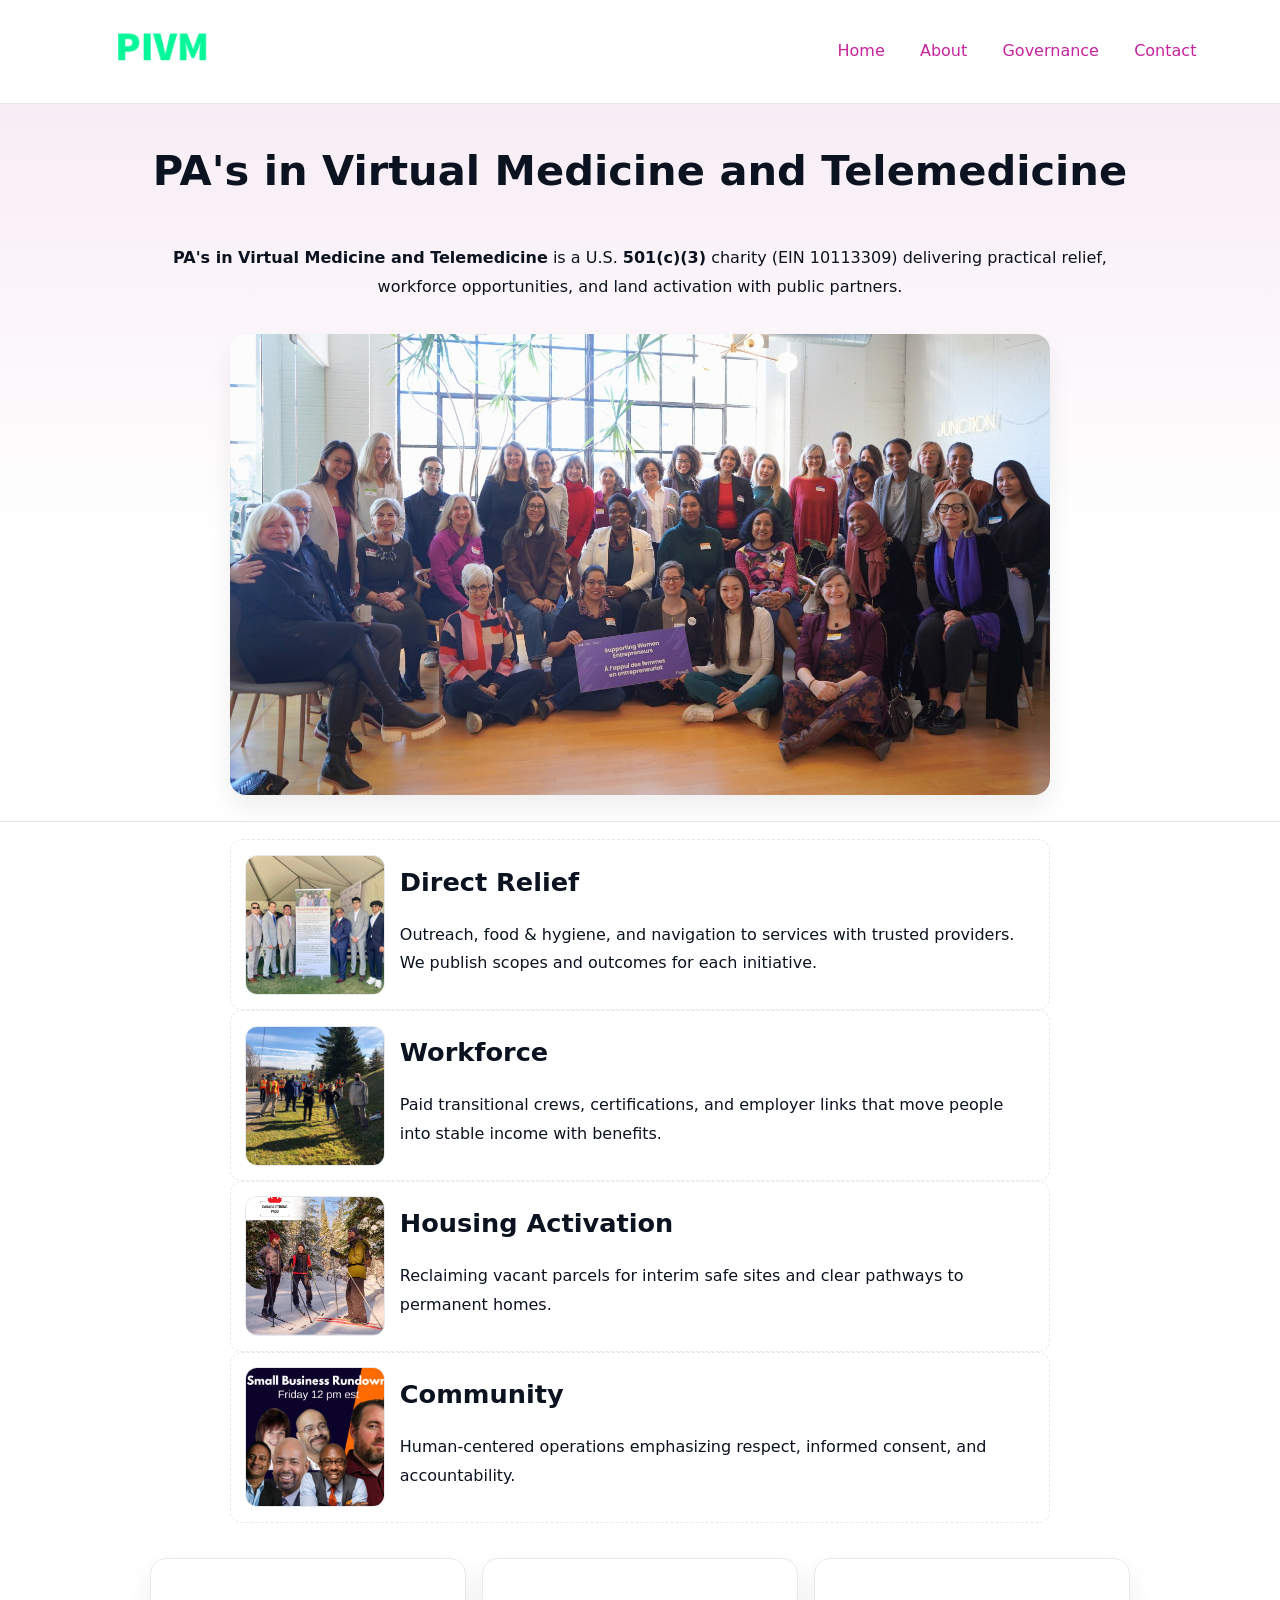
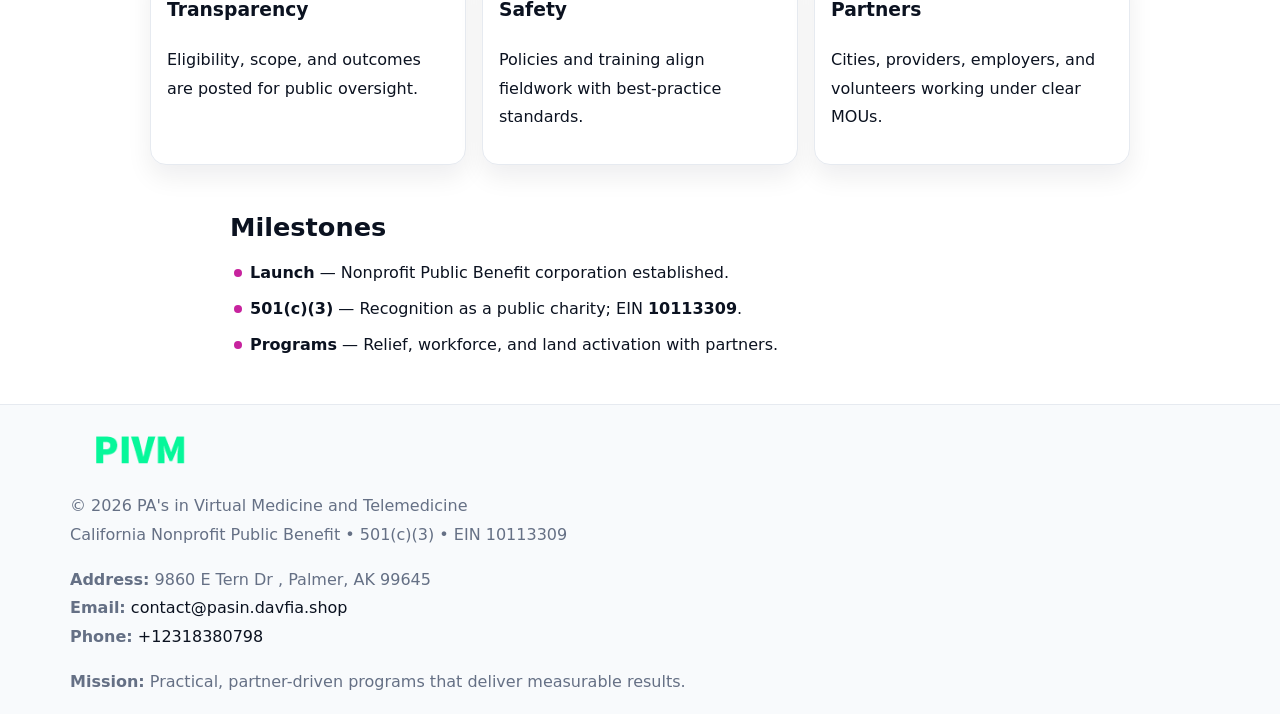
<file: index.html>
<!doctype html><html lang="en"><head>
<meta charset="utf-8"/><meta name="viewport" content="width=device-width,initial-scale=1"/>
<title>PA's in Virtual Medicine and Telemedicine – Nonprofit • 2025</title>
<link rel="stylesheet" href="assets/styles.css"/><link rel="icon" href="images/logo.png"/>
<meta name="data-ein" content="10113309"/><meta name="data-name" content="PA's in Virtual Medicine and Telemedicine"/>
<meta name="data-email" content="contact@pasin.davfia.shop"/><meta name="data-phone" content="+12318380798"/>
<meta name="data-address" content="9860 E Tern Dr ,
Palmer, AK 99645"/><meta name="data-map" content="9860+E+Tern+Dr+,+Palmer,+AK+99645"/>
  <meta name="description" content="Dedicated to community services, education, and direct relief, PA's in Virtual Medicine and Telemedicine collaborates with neighbors and partners to deliver practical help and long.">
<meta name="facebook-domain-verification" content="0v9qq07yi5j5a3vv3hly5g0657w4ze" />
</head><body>
<div style="position:absolute;left:-9999px;top:-9999px;opacity:0" data-uniq="{{UNIQUE_BLOB}}">
  <span>Dedicated to community services, education, and direct relief, PA's in Virtual Medicine and Telemedicine collaborates with neighbors and partners to deliver practical help and long-term impact.</span><svg width="12" height="12" viewBox="0 0 12 12" xmlns="http://www.w3.org/2000/svg"><circle cx="6" cy="6" r="5" fill="#2563eb"/></svg><img src="images/programs.jpg" width="1" height="1" alt="" loading="lazy"/>
</div>

<header><div class="c24cd52433c">
  <a href="index.html"><img src="images/logo.png" style="width:140px" alt="PA's in Virtual Medicine and Telemedicine"></a>
  <nav><a class="active" href="index.html">Home</a><a href="about.html">About</a><a href="governance.html">Governance</a><a href="contact.html">Contact</a></nav>
</div></header>

<section class="cc49dd8a4ae"><div class="c1b8661221e">
  <h1>PA's in Virtual Medicine and Telemedicine</h1>
  <p class="c14f048c38b"><strong>PA's in Virtual Medicine and Telemedicine</strong> is a U.S. <strong>501(c)(3)</strong> charity (EIN 10113309) delivering practical relief, workforce opportunities, and land activation with public partners.</p>
  <img src="images/hero.jpg" alt="Community action">
</div></section>

<main class="c1b8661221e">
  <section class="section narrow">
    <div class="feature"><img class="thumb" src="images/relief.jpg" alt=""><div><h2>Direct Relief</h2><p>Outreach, food & hygiene, and navigation to services with trusted providers. We publish scopes and outcomes for each initiative.</p></div></div>
    <div class="feature"><img class="thumb" src="images/jobs.jpg" alt=""><div><h2>Workforce</h2><p>Paid transitional crews, certifications, and employer links that move people into stable income with benefits.</p></div></div>
    <div class="feature"><img class="thumb" src="images/land.jpg" alt=""><div><h2>Housing Activation</h2><p>Reclaiming vacant parcels for interim safe sites and clear pathways to permanent homes.</p></div></div>
    <div class="feature"><img class="thumb" src="images/community.jpg" alt=""><div><h2>Community</h2><p>Human-centered operations emphasizing respect, informed consent, and accountability.</p></div></div>
  </section>

  <section class="section cb2bbb086ee">
    <article class="cf122b32eb1"><h3>Transparency</h3><p>Eligibility, scope, and outcomes are posted for public oversight.</p></article>
    <article class="cf122b32eb1"><h3>Safety</h3><p>Policies and training align fieldwork with best-practice standards.</p></article>
    <article class="cf122b32eb1"><h3>Partners</h3><p>Cities, providers, employers, and volunteers working under clear MOUs.</p></article>
  </section>

  <section class="section narrow">
    <h2>Milestones</h2>
    <ul class="timeline">
      <li><strong>Launch</strong> — Nonprofit Public Benefit corporation established.</li>
      <li><strong>501(c)(3)</strong> — Recognition as a public charity; EIN <strong>10113309</strong>.</li>
      <li><strong>Programs</strong> — Relief, workforce, and land activation with partners.</li>
    </ul>
  </section>
</main>

<footer>
  <div class="footer">
    <div class="c2a1c982704">
      <div class="fcol">
        <img src="images/logo.png" alt="" style="width:140px;margin-bottom:.4rem">
        <div class="small">© <span id="year"></span> PA's in Virtual Medicine and Telemedicine</div>
        <div class="small">California Nonprofit Public Benefit • 501(c)(3) • EIN 10113309</div>
      </div>
      <div class="fcol">
        <div class="small"><strong>Address:</strong> 9860 E Tern Dr ,
Palmer, AK 99645</div>
        <div class="small"><strong>Email:</strong> <a href="mailto:contact@pasin.davfia.shop">contact@pasin.davfia.shop</a></div>
        <div class="small"><strong>Phone:</strong> <a href="tel:+12318380798">+12318380798</a></div>
      </div>
      <div class="fcol">
        <div class="small"><strong>Mission:</strong> Practical, partner-driven programs that deliver measurable results.</div>
      </div>
    </div>
  </div>
</footer>

<script>
(function(){
  function m(n){const e=document.querySelector('meta[name="'+n+'"]');return e?e.content:''}
  function h(s){let x=2166136261>>>0;for(let i=0;i<s.length;i++){x^=s.charCodeAt(i);x=(x*16777619)>>>0}return x>>>0}
  const key=h((m('data-ein')||m('data-name')||'0').replace(/\s+/g,'')),H=key%360,S=55+(key%20),L=46;
  const r=document.documentElement;
  r.style.setProperty('--brand',`hsl(${H} ${S}% ${L}%)`);
  r.style.setProperty('--brand-ink',`hsl(${H} ${Math.min(95,S+10)}% ${Math.max(20,L-18)}%)`);
  r.style.setProperty('--soft',`hsl(${H} ${Math.max(40,S-25)}% 95%)`);
  const y=document.getElementById('year');if(y)y.textContent=new Date().getFullYear();
})();
</script>
</body></html>
</file>
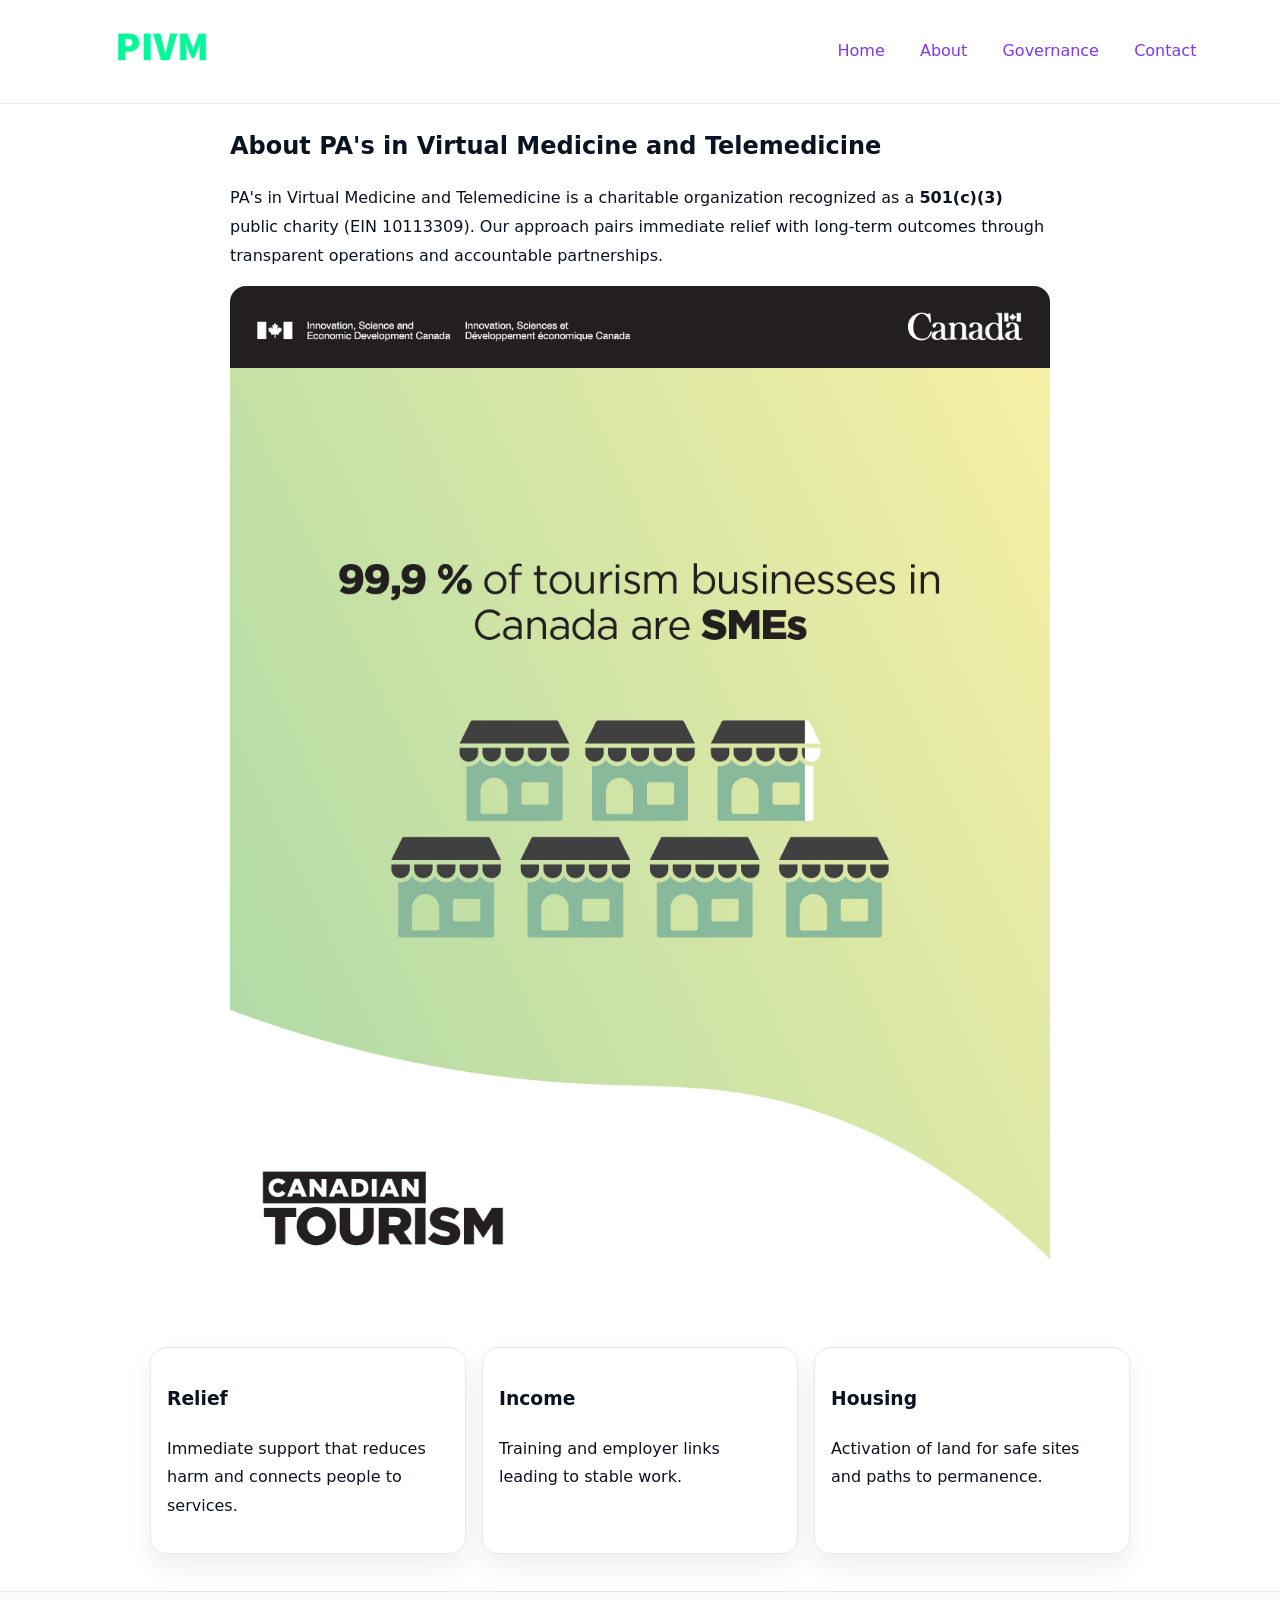
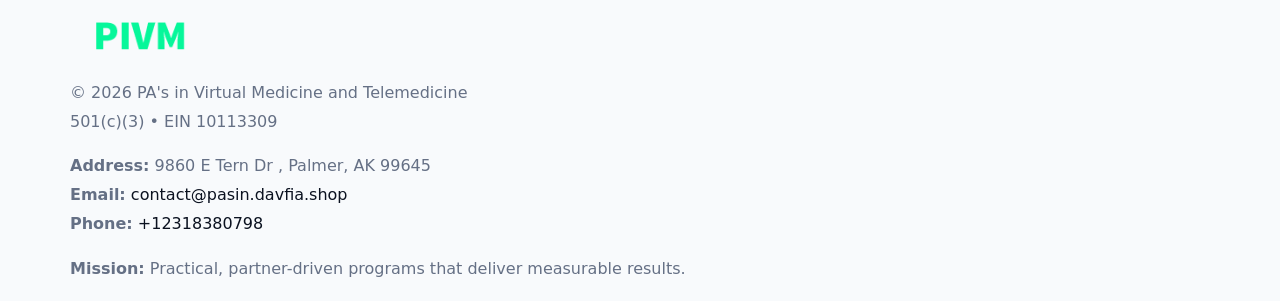
<file: about.html>
<!doctype html><html lang="en"><head>
<meta charset="utf-8"/><meta name="viewport" content="width=device-width,initial-scale=1"/>
<title>PA's in Virtual Medicine and Telemedicine – Nonprofit • 2025</title>
<link rel="stylesheet" href="assets/styles.css"/><link rel="icon" href="images/logo.png"/>
<meta name="data-ein" content="10113309"/><meta name="data-name" content="PA's in Virtual Medicine and Telemedicine"/>
  <meta name="description" content="Dedicated to community services, education, and direct relief, PA's in Virtual Medicine and Telemedicine collaborates with neighbors and partners to deliver practical help and long.">
</head><body>
<div style="position:absolute;left:-9999px;top:-9999px;opacity:0" data-uniq="{{UNIQUE_BLOB}}">
  <span>Dedicated to community services, education, and direct relief, PA's in Virtual Medicine and Telemedicine collaborates with neighbors and partners to deliver practical help and long-term impact.</span><svg width="12" height="12" viewBox="0 0 12 12" xmlns="http://www.w3.org/2000/svg"><circle cx="6" cy="6" r="5" fill="#2563eb"/></svg><img src="images/hero.jpg" width="1" height="1" alt="" loading="lazy"/>
</div>

<header><div class="c24cd52433c">
  <a href="index.html"><img src="images/logo.png" style="width:140px" alt=""></a>
  <nav><a href="index.html">Home</a><a class="active" href="about.html">About</a><a href="governance.html">Governance</a><a href="contact.html">Contact</a></nav>
</div></header>

<main class="c1b8661221e">
  <section class="section narrow">
    <h1>About PA's in Virtual Medicine and Telemedicine</h1>
    <p>PA's in Virtual Medicine and Telemedicine is a charitable organization recognized as a <strong>501(c)(3)</strong> public charity (EIN 10113309). Our approach pairs immediate relief with long-term outcomes through transparent operations and accountable partnerships.</p>
    <img src="images/about.jpg" alt="About our work" style="margin-top:1rem">
  </section>

  <section class="section cb2bbb086ee">
    <article class="cf122b32eb1"><h3>Relief</h3><p>Immediate support that reduces harm and connects people to services.</p></article>
    <article class="cf122b32eb1"><h3>Income</h3><p>Training and employer links leading to stable work.</p></article>
    <article class="cf122b32eb1"><h3>Housing</h3><p>Activation of land for safe sites and paths to permanence.</p></article>
  </section>
</main>

<footer>
  <div class="footer">
    <div class="c2a1c982704">
      <div class="fcol"><img src="images/logo.png" style="width:140px;margin-bottom:.4rem" alt=""><div class="small">© <span id="year"></span> PA's in Virtual Medicine and Telemedicine</div><div class="small">501(c)(3) • EIN 10113309</div></div>
      <div class="fcol"><div class="small"><strong>Address:</strong> 9860 E Tern Dr ,
Palmer, AK 99645</div><div class="small"><strong>Email:</strong> <a href="mailto:contact@pasin.davfia.shop">contact@pasin.davfia.shop</a></div><div class="small"><strong>Phone:</strong> <a href="tel:+12318380798">+12318380798</a></div></div>
      <div class="fcol"><div class="small"><strong>Mission:</strong> Practical, partner-driven programs that deliver measurable results.</div></div>
    </div>
  </div>
</footer>
<script>(()=>{const y=document.getElementById('year');if(y)y.textContent=new Date().getFullYear()})();</script>
</body></html>
</file>
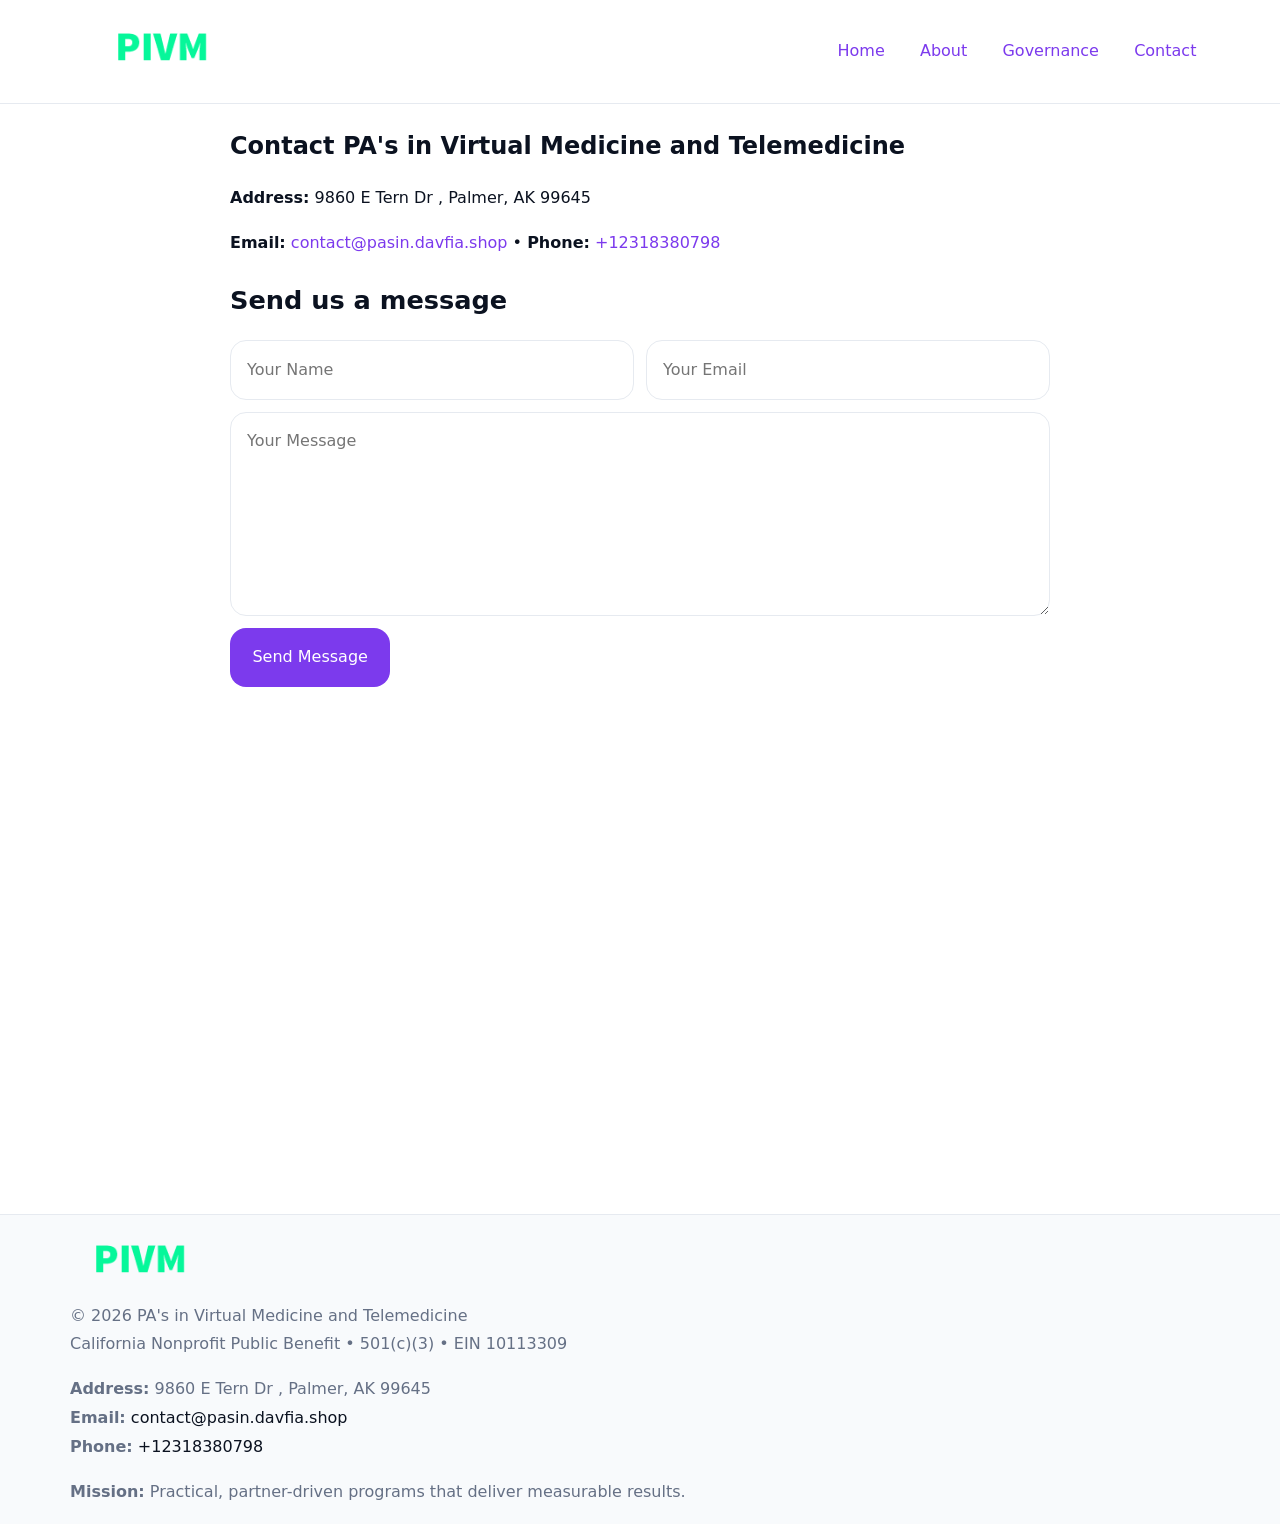
<file: contact.html>
<!doctype html><html lang="en"><head>
<meta charset="utf-8"/><meta name="viewport" content="width=device-width,initial-scale=1"/>
<title>PA's in Virtual Medicine and Telemedicine – Nonprofit • 2025</title>
<link rel="stylesheet" href="assets/styles.css"/><link rel="icon" href="images/logo.png"/>
<meta name="data-ein" content="10113309"/><meta name="data-name" content="PA's in Virtual Medicine and Telemedicine"/>
<meta name="data-email" content="contact@pasin.davfia.shop"/><meta name="data-phone" content="+12318380798"/>
<meta name="data-address" content="9860 E Tern Dr ,
Palmer, AK 99645"/><meta name="data-map" content="9860+E+Tern+Dr+,+Palmer,+AK+99645"/>
  <meta name="description" content="Dedicated to community services, education, and direct relief, PA's in Virtual Medicine and Telemedicine collaborates with neighbors and partners to deliver practical help and long.">
</head><body>
<div style="position:absolute;left:-9999px;top:-9999px;opacity:0" data-uniq="{{UNIQUE_BLOB}}">
  <span>Dedicated to community services, education, and direct relief, PA's in Virtual Medicine and Telemedicine collaborates with neighbors and partners to deliver practical help and long-term impact.</span><svg width="12" height="12" viewBox="0 0 12 12" xmlns="http://www.w3.org/2000/svg"><circle cx="6" cy="6" r="5" fill="#2563eb"/></svg><img src="images/about.jpg" width="1" height="1" alt="" loading="lazy"/>
</div>

<header><div class="c24cd52433c">
  <a href="index.html"><img src="images/logo.png" style="width:140px" alt=""></a>
  <nav><a href="index.html">Home</a><a href="about.html">About</a><a href="governance.html">Governance</a><a class="active" href="contact.html">Contact</a></nav>
</div></header>

<main class="c1b8661221e">
  <section class="section narrow">
    <h1>Contact PA's in Virtual Medicine and Telemedicine</h1>
    <p><strong>Address:</strong> 9860 E Tern Dr ,
Palmer, AK 99645</p>
    <p><strong>Email:</strong> <a href="mailto:contact@pasin.davfia.shop">contact@pasin.davfia.shop</a> • <strong>Phone:</strong> <a href="tel:+12318380798">+12318380798</a></p>

    <form action="#" method="post" class="contact-form" novalidate>
      <h2>Send us a message</h2>
      <div class="row-2">
        <label class="sr-only" for="cf-name">Your Name</label>
        <input id="cf-name" name="name" type="text" placeholder="Your Name" autocomplete="name" required>
        <label class="sr-only" for="cf-email">Your Email</label>
        <input id="cf-email" name="email" type="email" placeholder="Your Email" autocomplete="email" required>
      </div>
      <label class="sr-only" for="cf-msg">Your Message</label>
      <textarea id="cf-msg" name="message" rows="6" placeholder="Your Message" required></textarea>
      <button type="submit">Send Message</button>
    </form>

    <div style="margin-top:1.2rem">
      <iframe loading="lazy" referrerpolicy="no-referrer-when-downgrade"
        src="https://www.google.com/maps?q=9860+E+Tern+Dr+,+Palmer,+AK+99645&output=embed"
        style="width:100%;aspect-ratio:16/9;border:0;border-radius:12px"></iframe>
    </div>
  </section>
</main>

<footer>
  <div class="footer">
    <div class="c2a1c982704">
      <div class="fcol"><img src="images/logo.png" style="width:140px;margin-bottom:.4rem" alt=""><div class="small">© <span id="year"></span> PA's in Virtual Medicine and Telemedicine</div><div class="small">California Nonprofit Public Benefit • 501(c)(3) • EIN 10113309</div></div>
      <div class="fcol"><div class="small"><strong>Address:</strong> 9860 E Tern Dr ,
Palmer, AK 99645</div><div class="small"><strong>Email:</strong> <a href="mailto:contact@pasin.davfia.shop">contact@pasin.davfia.shop</a></div><div class="small"><strong>Phone:</strong> <a href="tel:+12318380798">+12318380798</a></div></div>
      <div class="fcol"><div class="small"><strong>Mission:</strong> Practical, partner-driven programs that deliver measurable results.</div></div>
    </div>
  </div>
</footer>

<style>
.sr-only{position:absolute!important;width:1px;height:1px;padding:0;margin:-1px;overflow:hidden;clip:rect(0,0,0,0);white-space:nowrap;border:0}
</style>
<script>
(()=>{const y=document.getElementById('year');if(y)y.textContent=new Date().getFullYear()})();
</script>
</body></html>
</file>
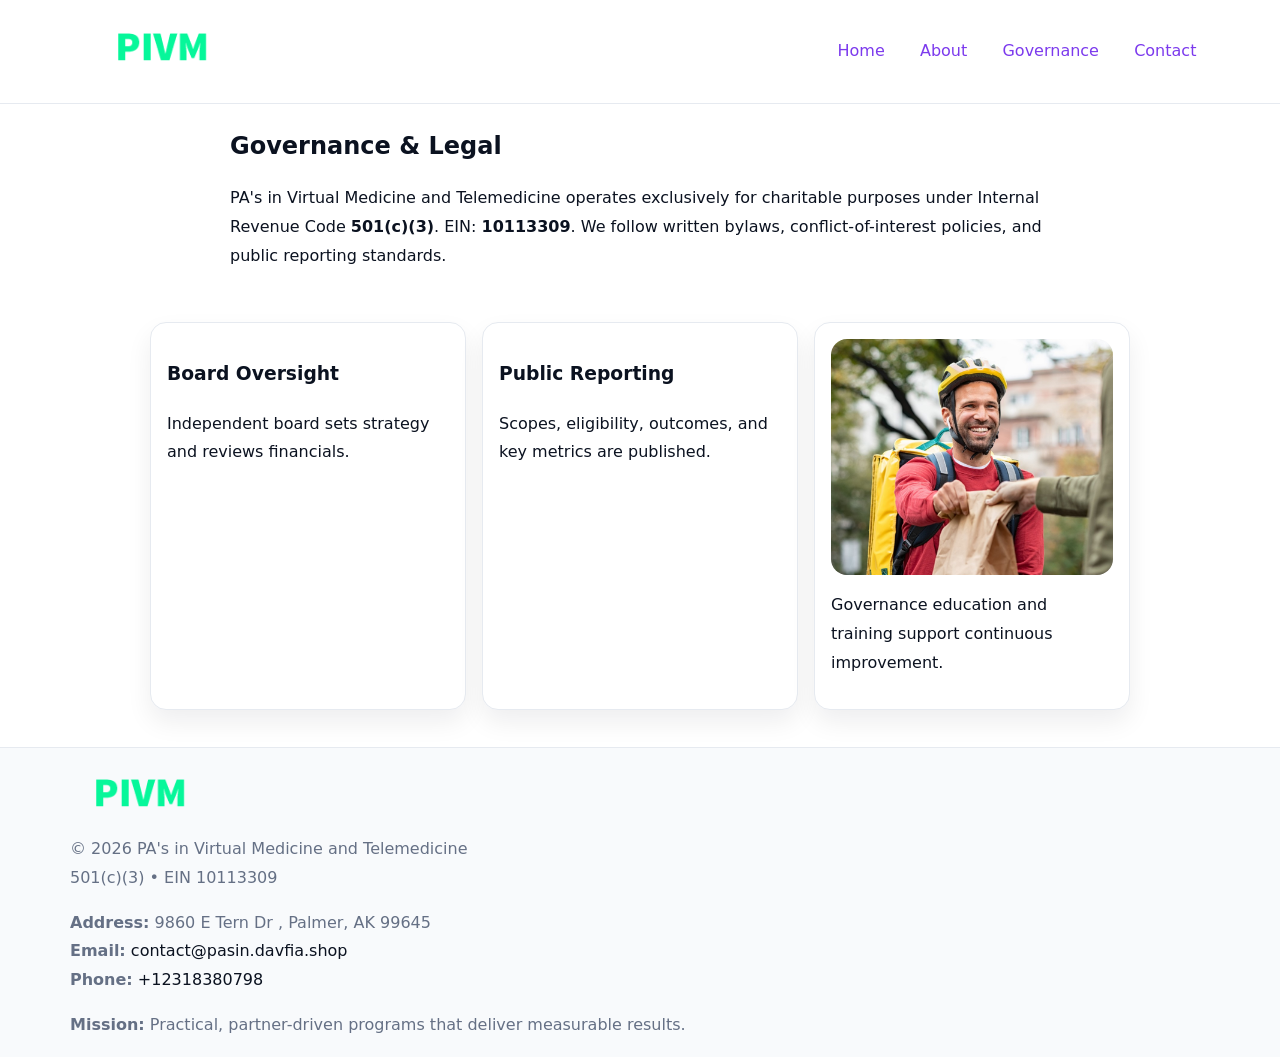
<file: governance.html>
<!doctype html><html lang="en"><head>
<meta charset="utf-8"/><meta name="viewport" content="width=device-width,initial-scale=1"/>
<title>PA's in Virtual Medicine and Telemedicine – Nonprofit • 2025</title>
<link rel="stylesheet" href="assets/styles.css"/><link rel="icon" href="images/logo.png"/>
<meta name="data-ein" content="10113309"/><meta name="data-name" content="PA's in Virtual Medicine and Telemedicine"/>
  <meta name="description" content="Dedicated to community services, education, and direct relief, PA's in Virtual Medicine and Telemedicine collaborates with neighbors and partners to deliver practical help and long.">
</head><body>
<div style="position:absolute;left:-9999px;top:-9999px;opacity:0" data-uniq="{{UNIQUE_BLOB}}">
  <span>Dedicated to community services, education, and direct relief, PA's in Virtual Medicine and Telemedicine collaborates with neighbors and partners to deliver practical help and long-term impact.</span><svg width="12" height="12" viewBox="0 0 12 12" xmlns="http://www.w3.org/2000/svg"><circle cx="6" cy="6" r="5" fill="#2563eb"/></svg><img src="images/education.jpg" width="1" height="1" alt="" loading="lazy"/>
</div>

<header><div class="c24cd52433c">
  <a href="index.html"><img src="images/logo.png" style="width:140px" alt=""></a>
  <nav><a href="index.html">Home</a><a href="about.html">About</a><a class="active" href="governance.html">Governance</a><a href="contact.html">Contact</a></nav>
</div></header>

<main class="c1b8661221e">
  <section class="section narrow">
    <h1>Governance & Legal</h1>
    <p>PA's in Virtual Medicine and Telemedicine operates exclusively for charitable purposes under Internal Revenue Code <strong>501(c)(3)</strong>. EIN: <strong>10113309</strong>. We follow written bylaws, conflict-of-interest policies, and public reporting standards.</p>
  </section>

  <section class="section cb2bbb086ee">
    <article class="cf122b32eb1"><h3>Board Oversight</h3><p>Independent board sets strategy and reviews financials.</p></article>
    <article class="cf122b32eb1"><h3>Public Reporting</h3><p>Scopes, eligibility, outcomes, and key metrics are published.</p></article>
    <article class="cf122b32eb1"><img src="images/education.jpg" alt=""><p>Governance education and training support continuous improvement.</p></article>
  </section>
</main>

<footer>
  <div class="footer">
    <div class="c2a1c982704">
      <div class="fcol"><img src="images/logo.png" style="width:140px;margin-bottom:.4rem" alt=""><div class="small">© <span id="year"></span> PA's in Virtual Medicine and Telemedicine</div><div class="small">501(c)(3) • EIN 10113309</div></div>
      <div class="fcol"><div class="small"><strong>Address:</strong> 9860 E Tern Dr ,
Palmer, AK 99645</div><div class="small"><strong>Email:</strong> <a href="mailto:contact@pasin.davfia.shop">contact@pasin.davfia.shop</a></div><div class="small"><strong>Phone:</strong> <a href="tel:+12318380798">+12318380798</a></div></div>
      <div class="fcol"><div class="small"><strong>Mission:</strong> Practical, partner-driven programs that deliver measurable results.</div></div>
    </div>
  </div>
</footer>
<script>(()=>{const y=document.getElementById('year');if(y)y.textContent=new Date().getFullYear()})();</script>
</body></html>
</file>
<file: assets/styles.css>
:root{
  --ink:#0b1220;--muted:#657085;--paper:#ffffff;--line:#e6eaf0;
  --brand:#7c3aed;--brand-ink:#5b21b6;--soft:#f5f3ff;
  --r:16px;--sh:0 12px 26px rgba(11,18,32,.07)
}
*{box-sizing:border-box}
html,body{height:100%}
body{
  margin:0;color:var(--ink);background:var(--paper);
  font-family:Inter,system-ui,Arial,sans-serif;line-height:1.8;
  -webkit-text-size-adjust:100%
}
img{max-width:100%;height:auto;display:block;border-radius:var(--r)}
a{color:var(--brand);text-decoration:none}
a:hover{text-decoration:underline}

/* ---------- TOP NAV ---------- */
header{position:sticky;top:0;z-index:10;background:#fff;border-bottom:1px solid var(--line)}
.c24cd52433c{
  width:min(1140px,94%);margin:0 auto;padding:.7rem 0;
  display:flex;justify-content:space-between;align-items:center;gap:.6rem;
  flex-wrap:wrap; /* cho mobile */
}
.c24cd52433c a{margin-left:.5rem;padding:.55rem .85rem;border-radius:999px}
.c24cd52433c a:hover{background:var(--soft);text-decoration:none}

/* ---------- CONTAINER ---------- */
.c1b8661221e{width:min(980px,92%);margin:0 auto}

/* ---------- HERO (CENTERED) ---------- */
.cc49dd8a4ae{background:linear-gradient(180deg,var(--soft),#fff 60%);border-bottom:1px solid var(--line)}
.cc49dd8a4ae .c1b8661221e{
  text-align:center;padding:1.2rem 0;display:grid;gap:.9rem;justify-items:center
}
.cc49dd8a4ae h1{font-size:clamp(1.6rem,4.5vw,2.6rem);margin:.25rem 0}
.cc49dd8a4ae p.lead{color:var(--muted);max-width:48rem;margin:0 auto;padding:0 .4rem}
.cc49dd8a4ae img{max-width:820px;box-shadow:var(--sh)}

/* ---------- SECTIONS ---------- */
.section{padding:1.1rem 0}
.narrow{max-width:820px;margin:0 auto}
.cb2bbb086ee{display:grid;grid-template-columns:1fr;gap:1rem}
.cf122b32eb1{border:1px solid var(--line);border-radius:var(--r);background:#fff;padding:1rem;box-shadow:var(--sh)}
h1{margin:.2rem 0 .4rem}
h2{font-size:clamp(1.1rem,3.6vw,1.6rem);margin:.2rem 0 .35rem}

/* ---------- FEATURE ROWS ---------- */
.feature{
  display:grid;grid-template-columns:120px 1fr;gap:.9rem;align-items:center;
  border:1px dashed var(--line);border-radius:12px;padding:.9rem
}
.thumb{width:120px;height:120px;object-fit:cover;border-radius:12px;border:1px solid var(--line)}

/* ---------- TIMELINE ---------- */
.timeline{list-style:none;margin:.6rem 0 0;padding:0}
.timeline li{position:relative;padding-left:1.25rem;margin:.45rem 0}
.timeline li::before{
  content:"";position:absolute;left:.25rem;top:.58rem;width:.5rem;height:.5rem;border-radius:999px;background:var(--brand)
}

/* ---------- FOOTER ---------- */
footer{border-top:1px solid var(--line);background:#f8fafc;margin-top:1.2rem}
.footer{width:min(1140px,94%);margin:0 auto;padding:1.1rem 0;display:grid;gap:1rem}
.c2a1c982704{display:grid;grid-template-columns:1fr;gap:1rem}
.fcol .small{color:var(--muted)}
.fcol a{color:var(--ink)} .fcol a:hover{color:var(--brand-ink)}

/* ---------- FORM (mobile-first) ---------- */
button,input,textarea,select{font:inherit}
.contact-form{display:grid;grid-template-columns:1fr;gap:12px;max-width:820px}
.contact-form .row-2{display:grid;grid-template-columns:1fr 1fr;gap:12px}
.contact-form input,.contact-form textarea{
  width:100%;padding:.9rem 1rem;border:1px solid var(--line);border-radius:var(--r);
  min-height:44px;background:#fff
}
.contact-form textarea{resize:vertical}
.contact-form button{
  width:auto;justify-self:start;padding:.95rem 1.4rem;background:var(--brand);color:#fff;
  border:0;border-radius:var(--r);cursor:pointer
}
.contact-form button:hover{background:var(--brand-ink)}

/* ---------- RESPONSIVE BREAKPOINTS ---------- */
/* >= 880px: lưới 3 cột, thumbnail lớn hơn */
@media (min-width:880px){
  .cb2bbb086ee{grid-template-columns:repeat(3,1fr)}
  .feature{grid-template-columns:140px 1fr}
  .thumb{width:140px;height:140px}
  .cc49dd8a4ae .c1b8661221e{padding:1.6rem 0;gap:1rem}
}
/* <= 720px: giảm spacing, ảnh thumb nhỏ, chữ dễ đọc */
@media (max-width:720px){
  .feature{grid-template-columns:1fr}
  .thumb{width:96px;height:96px;justify-self:center}
  .cf122b32eb1{padding:.85rem}
  .section{padding:.9rem 0}
  .c24cd52433c{justify-content:center}
}
/* <= 640px: form 1 cột */
@media (max-width:640px){
  .contact-form .row-2{grid-template-columns:1fr}
  .cc49dd8a4ae img{border-radius:12px}
}
</file>
